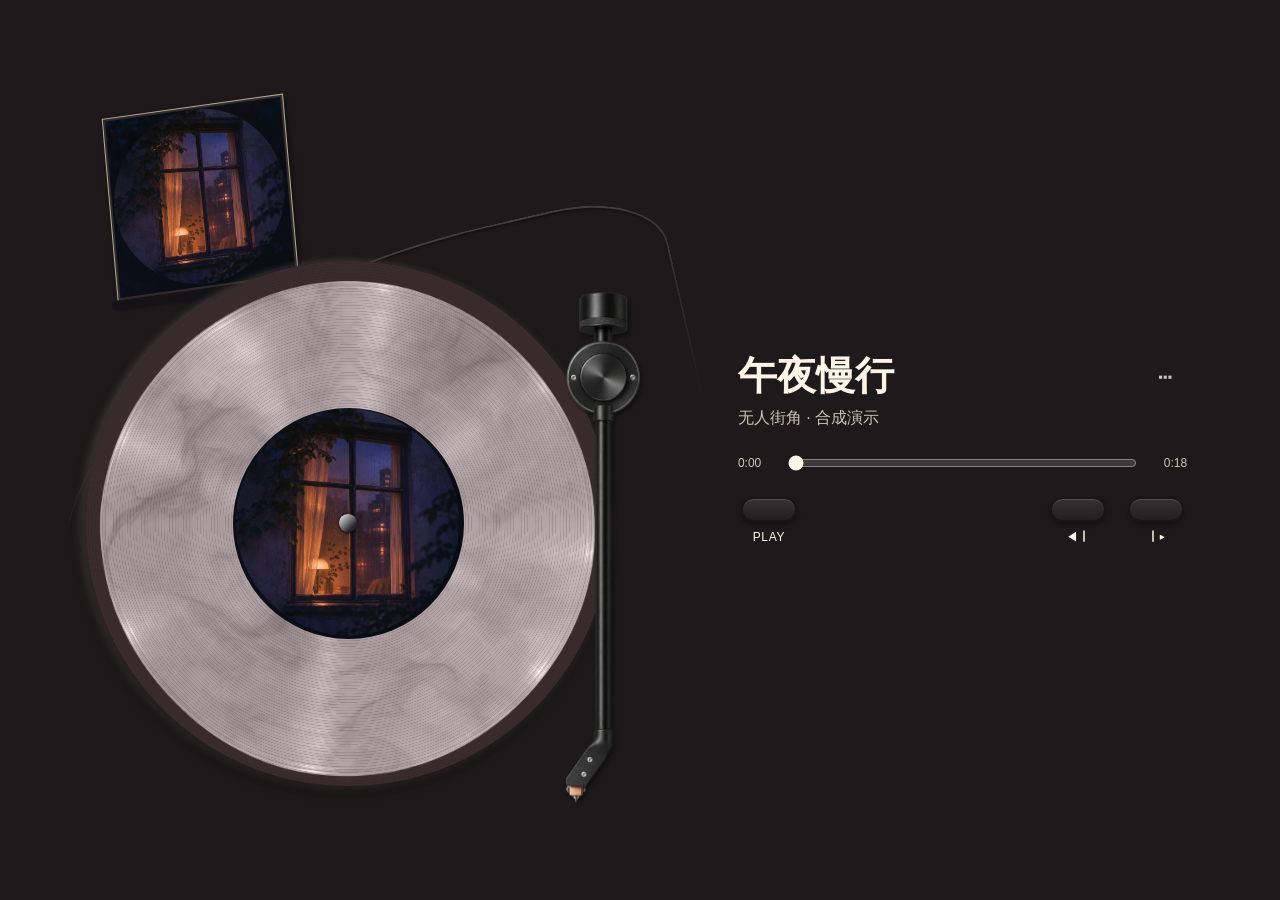
<file: index.html>
<!doctype html>
<html lang="zh-CN"><head><meta charset="utf-8"><meta name="viewport" content="width=device-width,initial-scale=1,viewport-fit=cover">
<meta name="theme-color" content="#272023"><meta name="apple-mobile-web-app-capable" content="yes"><meta name="apple-mobile-web-app-status-bar-style" content="black-translucent">
<title>唱片机 · Record Room</title><link rel="icon" href="assets/icon-256.png"><link rel="apple-touch-icon" href="assets/icon-256.png"><link rel="manifest" href="manifest.webmanifest">
<link rel="stylesheet" href="player.css"><script defer src="vendor/jsmediatags-3.9.7.min.js"></script><script defer src="player.js"></script></head>
<body>
<main><section id="deck" aria-label="唱机"><div class="seam"></div><button class="sleeve" id="sleeve" disabled aria-label="打开此专辑"><img id="jacket" alt=""></button>
<div class="record"><div class="disc"><img id="label" alt=""><i class="spindle"></i></div></div><img class="arm" src="assets/tonearm-graphite-v1.png" alt=""></section>
<section class="controls" aria-label="播放控制"><div class="now"><h1 id="title">唱片机</h1><button id="tools" aria-label="打开播放工具">⋯</button></div>
<button id="artist" disabled class="artist">选择歌曲</button><div class="timeline"><time id="elapsed">0:00</time><input id="seek" disabled type="range" min="0" max="100" step="0.1" aria-label="播放进度"><time id="duration">0:00</time></div>
<div class="transport"><button id="play" disabled aria-label="播放"><i></i><span>PLAY</span></button><button id="prev" disabled aria-label="上一首"><i></i><span>◀❘</span></button><button id="next" disabled aria-label="下一首"><i></i><span>❘▶</span></button></div>
<p id="message" role="status">正在准备唱片…</p><button id="retry" hidden>重新载入内置唱片</button></section></main>
<dialog id="sheet"><div class="sheet-top"><h2 id="heading">播放工具</h2><button id="close" aria-label="关闭">×</button></div><div id="content"></div></dialog>
<input id="files" type="file" accept="audio/*,.mp3,.m4a,.aac,.wav,.flac,.aiff,.aif,.ogg,.opus,.caf,.alac" multiple hidden>
<audio id="audio" preload="metadata" playsinline></audio>
</body></html>
</file>
<file: player.css>
:root{color-scheme:dark;--body:#30292c;--panel:#40383a;--lamp:#de9566;--ink:#fff4e8;--muted:#d0c3b9;--tint:#945c37;font-family:-apple-system,BlinkMacSystemFont,"Helvetica Neue",sans-serif}
*{box-sizing:border-box}body{margin:0;background:var(--body);color:var(--ink);transition:background .65s}button,input{font:inherit;color:inherit}button{border:0;background:transparent;-webkit-tap-highlight-color:transparent;cursor:pointer}button:focus-visible,input:focus-visible,a:focus-visible{outline:2px solid var(--lamp);outline-offset:2px}button:active{opacity:.78}
main{max-width:1450px;margin:auto;min-height:100svh;padding:env(safe-area-inset-top) 0 env(safe-area-inset-bottom);display:flex;flex-direction:column;justify-content:center;overflow:hidden}
#deck{position:relative;align-self:center;width:min(100%,560px,66svh);aspect-ratio:1/1.17;isolation:isolate;flex:none}.seam{position:absolute;top:23%;left:-5%;width:109%;height:50%;border:2px solid #ffffff29;border-bottom:0;border-radius:74% 16% 0 0;transform:rotate(-13deg);box-shadow:inset 0 2px 2px #100b0b90;mask-image:linear-gradient(black,transparent 62%)}
.sleeve{position:absolute;top:1.8%;left:6.5%;width:30%;aspect-ratio:1;transform:rotate(-8deg) skewX(-3deg);background:var(--panel);border:1px solid #b6aa94;padding:2px;box-shadow:2px 4px 6px #0007}.sleeve:after{content:"";position:absolute;left:-4%;bottom:-3%;width:109%;height:5%;background:#151315;border-radius:8px;z-index:-1}.sleeve img{width:100%;height:100%;object-fit:contain}.record{position:absolute;left:2.6%;bottom:3%;width:86%;aspect-ratio:1;border-radius:50%;box-shadow:-4px 6px 11px #000a,-4px 2px 9px var(--lamp);overflow:hidden}.disc{width:100%;height:100%;border-radius:50%;position:relative;background-color:var(--tint);background-image:url("assets/disc-smoke-lilac-v1.png");background-size:cover;background-blend-mode:luminosity;animation:spin 12s infinite linear paused}.disc:before{content:"";inset:0;position:absolute;border-radius:50%;background:repeating-radial-gradient(circle,transparent 0 2px,#16120c22 2.4px 2.8px)}.disc img{position:absolute;width:44%;height:44%;object-fit:cover;border-radius:50%;inset:28%}.spindle{inset:48.3%;border-radius:50%;position:absolute;background:linear-gradient(135deg,#fff,#aaa 27%,#262729 74%);box-shadow:0 1px 3px #000}.arm{position:absolute;width:29%;height:auto;right:-2%;top:26%;transform-origin:50% 18.55%;filter:drop-shadow(2px 3px 2px #0007);transition:transform .65s ease-in-out;pointer-events:none}[data-playing=true] .arm{transform:rotate(18deg)}[data-playing=true] .disc{animation-play-state:running}@keyframes spin{to{transform:rotate(360deg)}}
.controls{width:min(100%,570px);align-self:center;padding:clamp(15px,3svh,32px) 7% 12px}.now{display:flex;align-items:center;justify-content:space-between;gap:8px}h1,h2,.hero strong{font-family:"Songti SC","STSong","Georgia",serif}h1{font-size:clamp(25px,7vw,39px);margin:0;line-height:1.15;overflow-wrap:anywhere}.now button,#close{width:44px;height:44px;font-size:25px;color:var(--muted);flex:none}.artist{color:var(--muted);padding:0;text-align:left;min-height:40px}.timeline{display:flex;align-items:center;gap:12px;margin:8px 0 18px}.timeline time{font-size:12px;min-width:36px;font-variant-numeric:tabular-nums;color:var(--muted)}.timeline time:last-child{text-align:right}.timeline input{height:28px;min-width:30px;flex:1;accent-color:var(--ink)}.transport{display:flex;gap:16px}.transport button{width:62px;padding:0 3px;display:grid;gap:7px;font-size:13px}.transport button:first-child{margin-right:auto}.transport i{height:25px;border-radius:16px;background:linear-gradient(#363233,#211f20);border:2px solid #171516;box-shadow:inset 0 1px #756c6c77,0 3px 5px #0005}.transport span{font-size:12px;color:var(--ink);letter-spacing:.055em}#message{font-size:13px;margin:6px 0 0;color:var(--muted)}#message:empty{display:none}
dialog{width:min(480px,100%);max-height:88svh;border:1px solid #ffffff1c;color:var(--ink);background:var(--body);padding:0 21px max(28px,env(safe-area-inset-bottom));border-radius:26px 26px 0 0;position:fixed;inset:auto 0 0;margin:0 auto;overflow:auto;box-shadow:0 -10px 55px #0004}dialog::backdrop{background:#100e104d}.sheet-top{display:flex;align-items:center;justify-content:space-between;padding:14px 0;position:sticky;top:0;background:var(--body);z-index:1}h2{margin:0;font-size:26px}.row{display:flex;align-items:center;gap:14px;width:100%;text-align:left;border-bottom:1px solid #ffffff18;min-height:56px;padding:8px 0}.row strong{font-size:15px}.row em{display:block;font-size:12px;color:var(--muted);font-style:normal;margin-top:4px}.row img,.placeholder{width:42px;height:42px;border-radius:6px;object-fit:cover}.row .chev{margin-left:auto;color:var(--muted)}h3{font-size:13px;margin:22px 0 4px;color:var(--muted)}.hero{display:flex;align-items:center;justify-content:space-between;gap:10px;background:var(--panel);border-radius:15px;overflow:hidden;padding:18px 18px;min-height:108px}.hero small{display:block;color:var(--muted)}.hero strong{display:block;margin-top:7px;font-size:23px}.hero img{width:76px;height:76px;object-fit:contain;transform:rotate(-8deg);box-shadow:4px 4px 8px #0004}.hint{font-size:13px;line-height:1.65;color:var(--muted)}.search{width:100%;background:var(--panel);border:0;border-radius:10px;height:45px;padding:0 14px;margin:0 0 10px}.scroller{display:flex;gap:10px;overflow-x:auto}.album{overflow:hidden;width:96px;flex:none;padding:0;text-align:left;font-size:12px}.album img,.album .placeholder{width:94px;height:94px;display:block;object-fit:cover;margin-bottom:6px;border-radius:6px}.volume{width:100%;height:38px;accent-color:var(--lamp)}
@media(min-width:780px) and (min-aspect-ratio:6/5){main{flex-direction:row;align-items:center;padding:4vh 5%;gap:3%}#deck{width:min(53%,79vh)}.controls{width:43%;padding:0 2%}dialog{bottom:8vh;border-radius:23px}}
@media(prefers-reduced-motion:reduce){*,*:before{animation:none!important;transition:none!important}}

.transport button:disabled,.timeline input:disabled{opacity:.45;cursor:default}#retry{color:var(--ink);padding:10px 0;text-decoration:underline;text-underline-offset:4px}
.library-track{display:flex;align-items:center;gap:10px;border-bottom:1px solid #ffffff18}.library-track .row{min-width:0;flex:1;border:0}.library-track .row>span:not(.chev){overflow-wrap:anywhere}.remove-track{color:var(--muted);min-width:44px;min-height:44px;font-size:13px}
</file>
